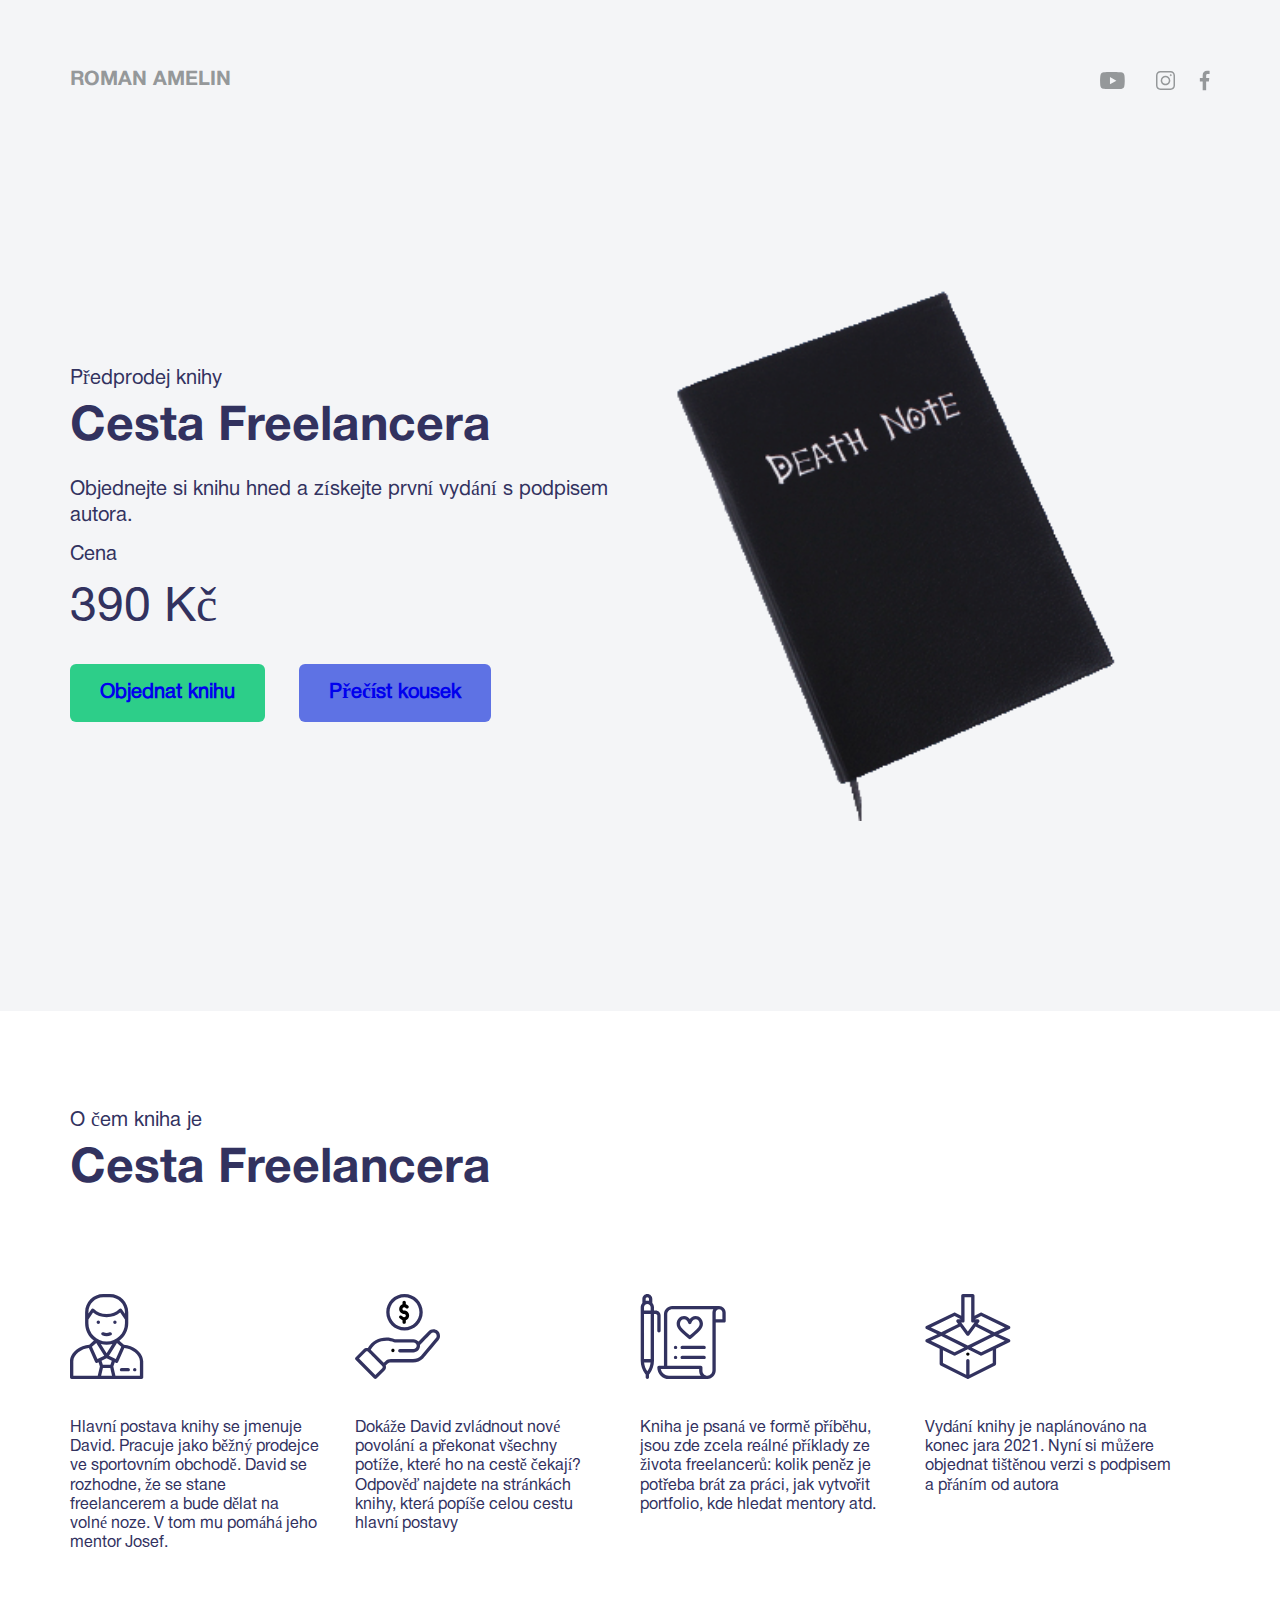
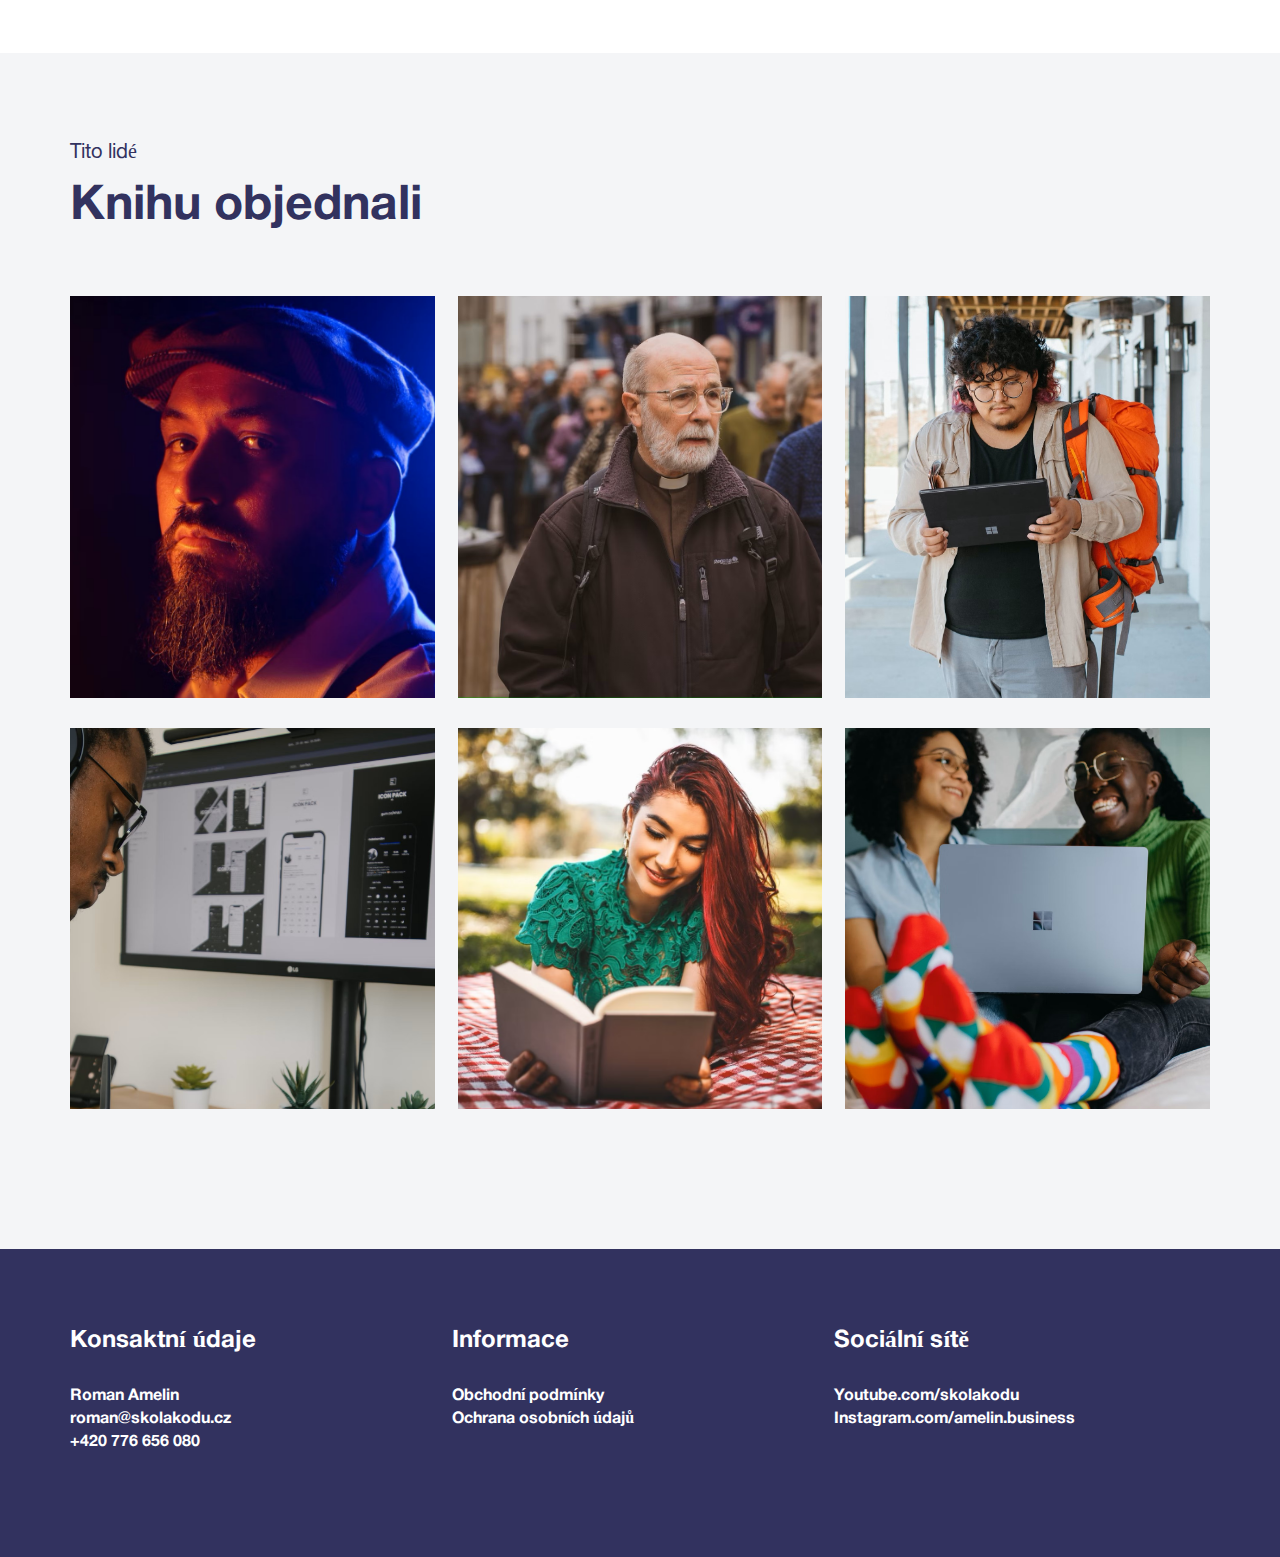
<file: Homework 1 - book/index.html>
<!DOCTYPE html>
<html lang="en">
<head>
    <meta charset="UTF-8">
    <meta http-equiv="X-UA-Compatible" content="IE=edge">
    <meta name="viewport" content="width=device-width, initial-scale=1.0">
    <title>Přeprodej Knihy Cesta Freelancera</title>
    <link rel="stylesheet" href="src/css/reset.css">
    <link rel="stylesheet" href="src/css/style.css">
</head>
<body>
    <!-- Hlavni blok  -->
    <header class="top-header">
        <div class="container">
            <div class="navbar">
                <span class="logo">Roman Amelin</span>
                <div class="socials">
                    <a href="http://www.youtube.com">
                        <img src="src/img/youtube.svg" alt="Youtube">
                    </a>
                    <a href="https://www.instagram.com/amelin.business">
                        <img src="src/img/instagram.svg" alt="Instagram">
                    </a>
                    <a href="http://www.facebook.com">
                        <img src="src/img/facebook.svg" alt="Facebook">
                    </a>
                </div>
            </div>
            <div class="main">
                <div class="main-text">
                    <span class="subtitle">Předprodej knihy</span>
                    <h1 class="title">Cesta Freelancera</h1>
                    <p class="desc">Objednejte si knihu hned a získejte první vydání s podpisem autora.</p>
                    <span class="price-tag">Cena</span>
                    <strong class="price">390 Kč</strong>
                    <div class="buttons">
                        <a href="#" class="btn green">Objednat knihu</a>
                        <a href="#" class="btn blue">Přečíst kousek</a>
                    </div>
                </div>
                <div class="main-image">
                    <img src="src/img/kniha.png" alt="Kniha">
                
                </div>

            </div>
        </div>
    </header>



    <!-- O knize -->
    <section class="about">
<div class="container">
    <span class="about-subheadline">O čem kniha je</span>
    <h2 class="about-headline">Cesta Freelancera</h2>
    <div class="about-wrap">
        <div class="about-item">
            <img src="src/img/1.svg" alt="Clovek">
            <span>Hlavní postava knihy se jmenuje David. Pracuje jako běžný prodejce ve sportovním obchodě. David se rozhodne, že se stane freelancerem a bude dělat na volné noze. V tom mu pomáhá jeho mentor Josef.</span>
        </div>
            <div class="about-item">
            <img src="src/img/2.svg" alt="Ruka">
            <span>Dokáže David zvládnout nové povolání a překonat všechny potíže, které ho na cestě čekají? Odpověď najdete na stránkách knihy, která popíše celou cestu hlavní postavy</span>
        </div>
            <div class="about-item">
            <img src="src/img/3.svg" alt="Papir">
            <span>Kniha je psaná ve formě příběhu, jsou zde zcela reálné příklady ze života freelancerů: kolik peněz je potřeba brát za práci, jak vytvořit portfolio, kde hledat mentory atd.</span>
        </div>
            <div class="about-item">
            <img src="src/img/4.svg" alt="Bedna">
            <span>Vydání knihy je naplánováno na konec jara 2021. Nyní si můžere objednat tištěnou verzi s podpisem a přáním od autora</span>
                                            
        </div>
</div>
</div>
    </section>




    <!-- Knihu si objednali -->
    <section class="people">
        <div class="container">
            <span class="people-subheadline">Tito lidé</span>
            <h2 class="people-headline">Knihu objednali</h2>
            <div class="people-foto">
                <div class="people-block"><img src="src/img/typek1.jpg" alt="typek1"></div>
                <div class="people-block"><img src="src/img/typek2.jpg" alt="typek2"></div>
                <div class="people-block"><img src="src/img/typek3.jpg" alt="typek3"></div>
                <div class="people-block"><img src="src/img/typek4.jpg" alt="typek4"></div>
                <div class="people-block"><img src="src/img/typka2.jpg" alt="typka2"></div>
                <div class="people-block"><img src="src/img/typky1.jpg" alt="typky1"></div>
            </div>
        </div>
    </section>




    <!-- Footer -->
    <footer class="footer">
      <div class="container">
            <div class="footer-wrap">
                <div class="footer-block">
                    <h3 class="footer-header">Konsaktní údaje</h3>
                    <p class="footer-name">Roman Amelin</p>
                    <a href="mailto:roman@skolakodu.cz" class="footer-link">roman@skolakodu.cz</a>
                    <a href="tel:+420776656080" class="footer-link">+420 776 656 080</a>
                </div>
                <div class="footer-block">
                <h3 class="footer-header">Informace</h3>
                <a href="#" class="footer-link">Obchodní podmínky</a>
                <a href="#" class="footer-link">Ochrana osobních údajů</a>
            </div>
            <div class="footer-block">
                <h3 class="footer-header">Sociální sítě</h3>
                <a href="#" class="footer-link">Youtube.com/skolakodu</a>
                <a href="https://www.instagram.com/amelin.business" class="footer-link">Instagram.com/amelin.business</a>
            </div>
            </div> 
      </div>
    </footer>

</body>
</html>
</file>
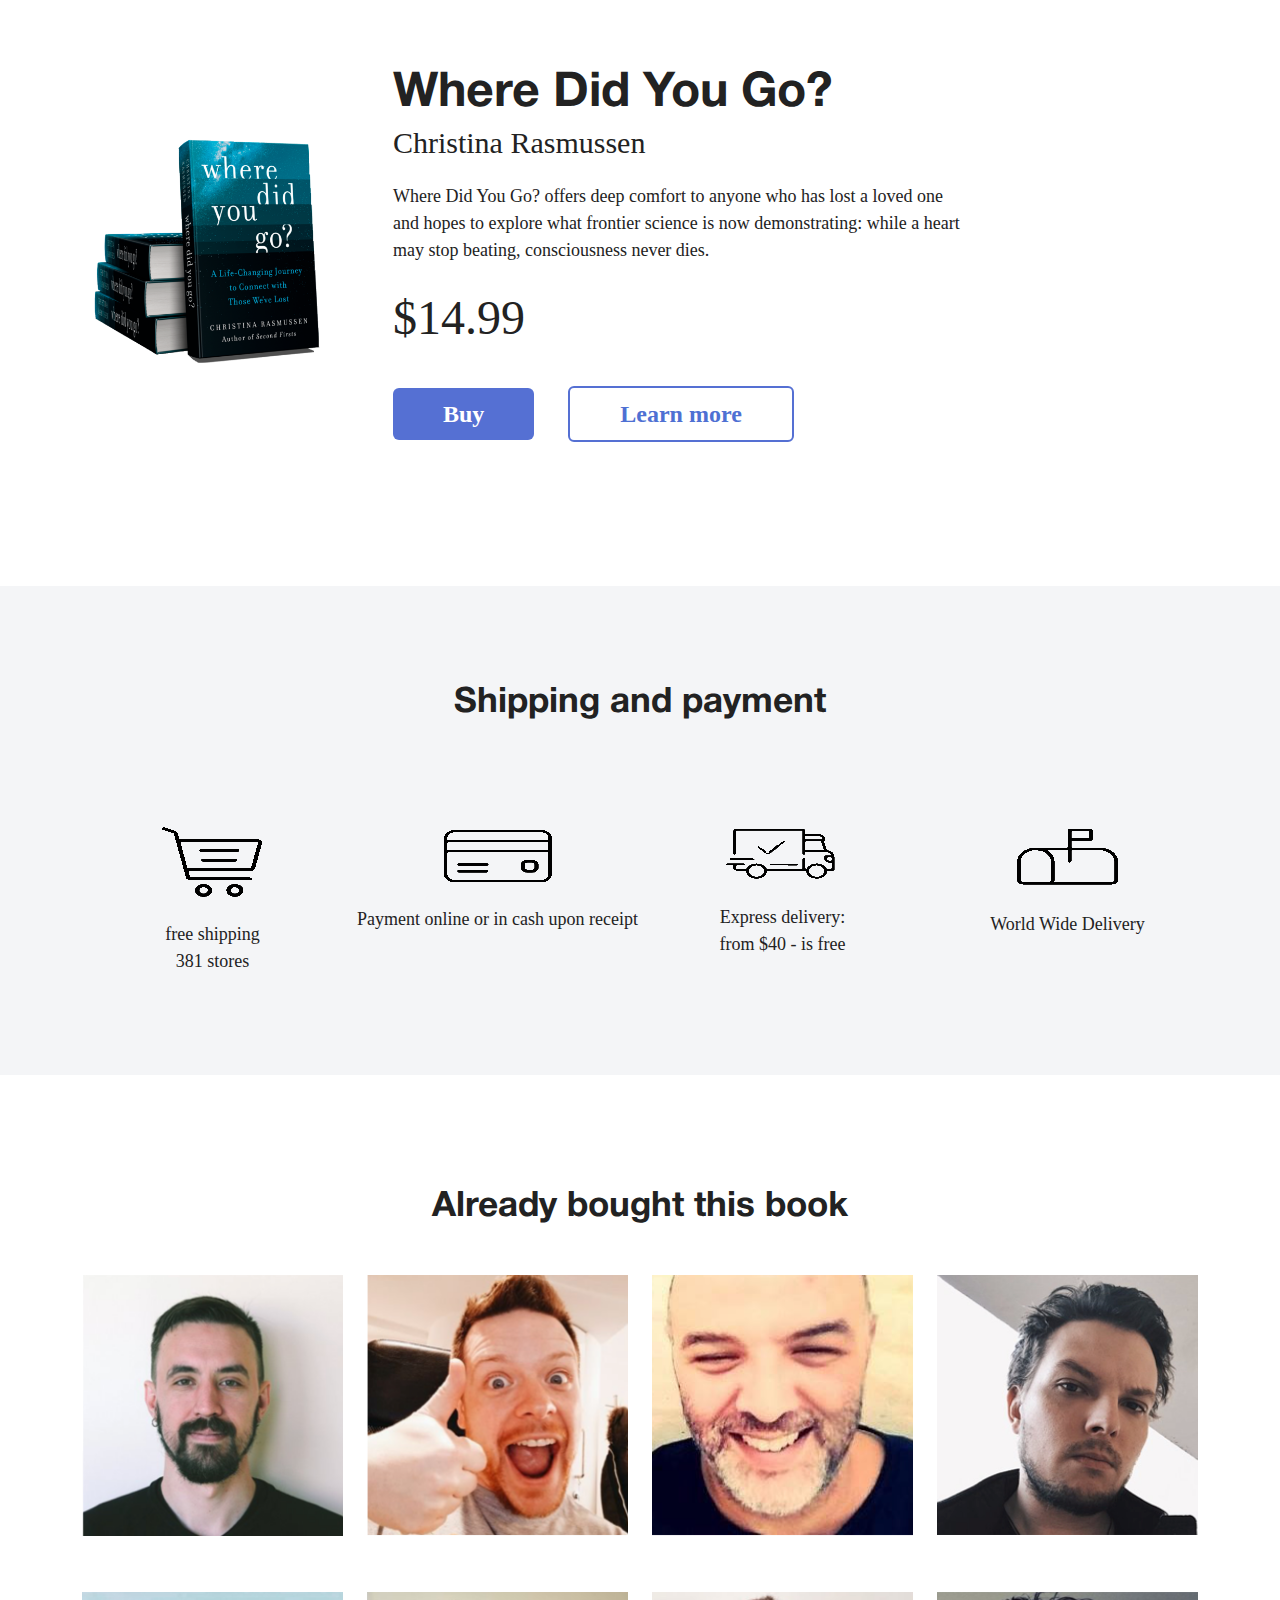
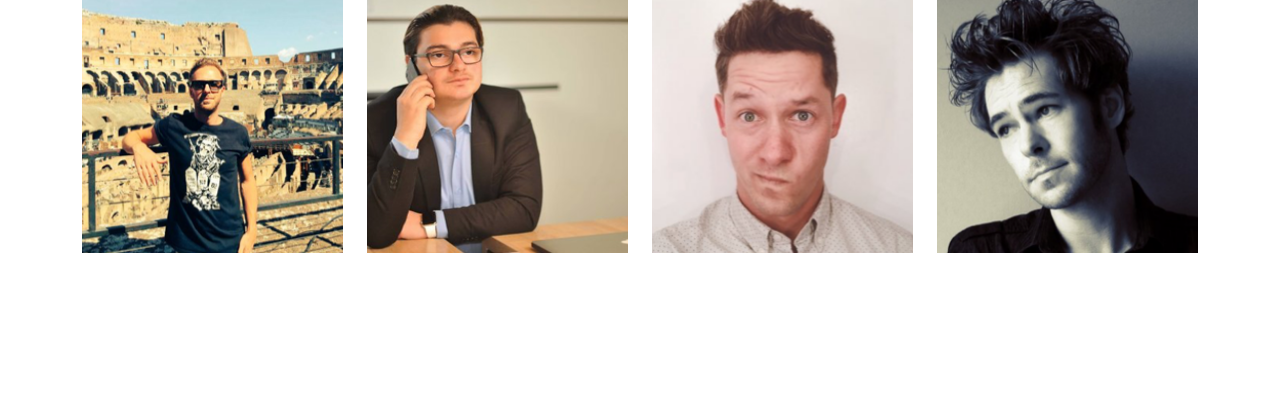
<file: Homework 2 - book/index.html>
<!DOCTYPE html>
<html lang="en">
<head>
    <meta charset="UTF-8">
    <meta http-equiv="X-UA-Compatible" content="IE=edge">
    <meta name="viewport" content="width=device-width, initial-scale=1.0">
    <title>Kniha Where did you go</title>
    <meta author="Daniel Kókay">
    <link rel="stylesheet" href="css/reset.css">
    <link rel="stylesheet" href="css/style.css">
</head>

<body>

    <!-- Hlavní blok -->
    <header class="top-main">
        <div class="container">
            <div class="main">
                <div class="book-image">
                    <img src="img/kniha.png" alt="Kniha">
                </div>
                <div class="main-text">
                    <h1 class="title">Where Did You Go?</h1>
                    <span class="name">Christina Rasmussen</span>
                    <p class="popis">
                    Where Did You Go? offers deep comfort to anyone who has lost a loved one and hopes to explore what frontier science is now demonstrating: while a heart may stop beating, consciousness never dies.
                    </p>
                    <strong class="price">
                     $14.99
                    </strong>
                    <div class="buttons">
                        <a href="#" class="btn blue">Buy</a>
                        <a href="#" class="btn white">Learn more</a>
                    </div>
                </div>
            </div>
        </div>

    </header>


    <!-- Platba a doprava -->
<section class="mid-main">
    <div class="container">
        <h1 class="doprava">Shipping and payment</h1>

        <div class="items-wrap">
        <div class="items">
            <img src="img/kosik.png" alt="kosik">
            <span>free shipping</span>
            <span>381 stores</span>
        </div>


        <div class="items">
            <img src="img/lredot card.png" alt="karta">
            <span>Payment online or in cash upon receipt</span>
        </div>


        <div class="items">
            <img src="img/express auto.png" alt="auto">
            <span>Express delivery:</span>
            <span>from $40 - is free</span>
        </div>


        <div class="items">
            <img src="img/mail_box.png" alt="schranka">
            <span>World Wide Delivery</span>
        </div>
    </div>
    </div>
</section>


    <!-- Knihu si koupili -->
    <section class="kdo-koupil">
        <div class="container">
            <h2 class="koupili">Already bought this book</h2>
            <div class="foto-wrack">
                <div class="foto-block"><img src="img/chlap_1.png" alt="typek_1"></div>
                <div class="foto-block"><img src="img/chlap_2.png" alt="typek_2"></div>
                <div class="foto-block"><img src="img/chlap_3.png" alt="typek_3"></div>
                <div class="foto-block"><img src="img/chlap_4.png" alt="typek_4"></div>
                <div class="foto-block"><img src="img/chlap_5.png" alt="typek_5"></div>
                <div class="foto-block"><img src="img/chlap_6.png" alt="typek_6"></div>
                <div class="foto-block"><img src="img/chlap_7.png" alt="typek_7"></div>
                <div class="foto-block"><img src="img/chlap_8.png" alt="typek_8"></div>
            </div>
        </div>
    </section>
    
</body>
</html>
</file>
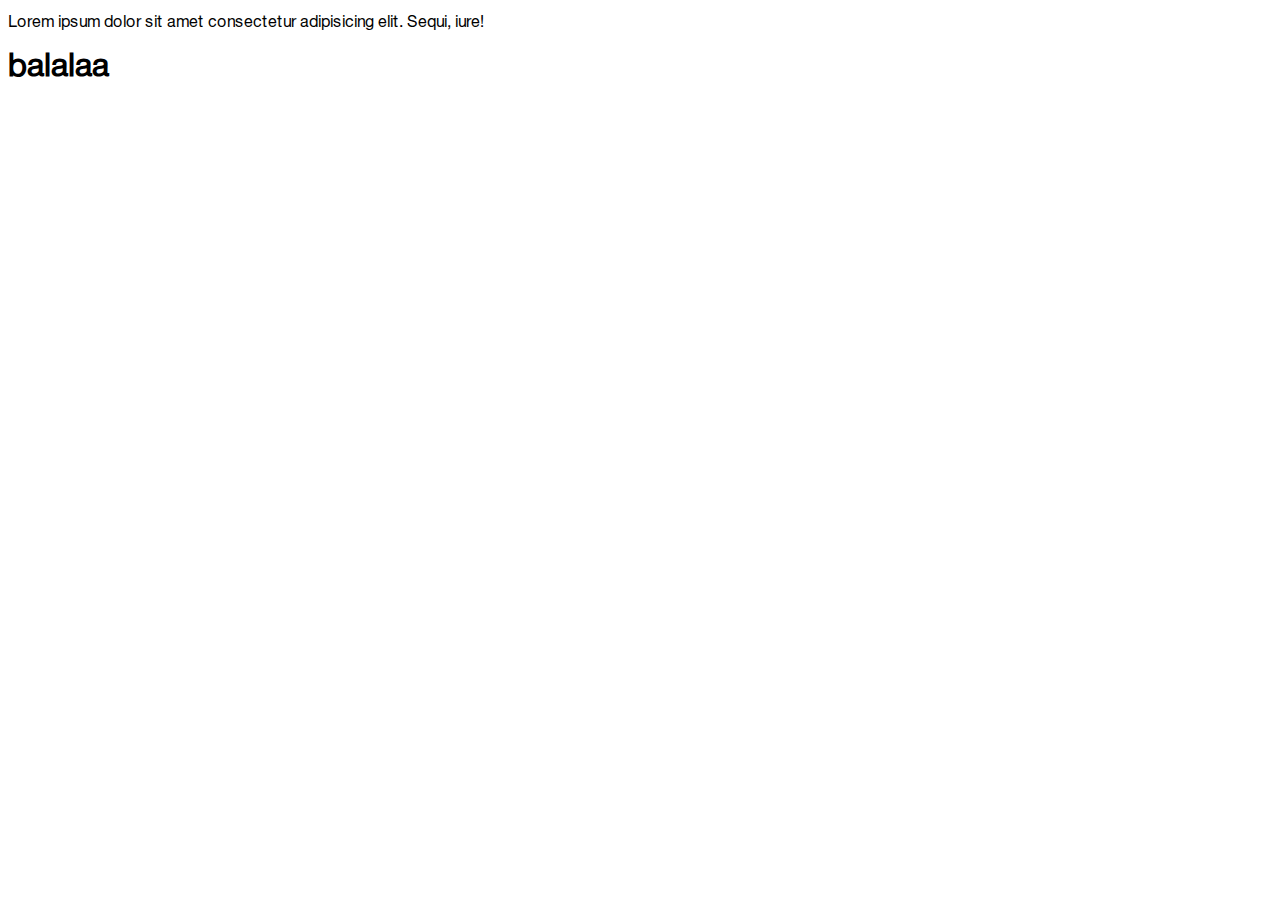
<file: Homework 3 - fonts/index.html>
<!DOCTYPE html>
<html lang="en">
<head>
    <meta charset="UTF-8">
    <meta http-equiv="X-UA-Compatible" content="IE=edge">
    <meta name="viewport" content="width=device-width, initial-scale=1.0">
    <link rel="stylesheet" href="css/style.css">
    <title>napojení fontu </title>
</head>
<body>
    <p class="text">Lorem ipsum dolor sit amet consectetur adipisicing elit. Sequi, iure!</p>
    <h1 class="nadpis">balalaa</h1>
</body>
</html>
</file>
<file: Homework 1 - book/src/css/style.css>
@font-face {
    font-family: 'HelveticaNormal';
    src: url('../fonts/HelveticaNormal.eot');
    src: local('0'), url('../fonts/HelveticaNormal.woff') format('woff'), 
        url('../fonts/HelveticaNormal.ttf') format('truetype'), 
        url('../fonts/HelveticaNormal.svg') format('svg');
    font-weight: normal;
    font-style: normal;
}


@font-face {
    font-family: 'HelveticaBold';
    src: url('../fonts/HelveticaBold.eot');
    src: local('0'), url('../fonts/HelveticaBold.woff') format('woff'), 
        url('../fonts/HelveticaBold.ttf') format('truetype'), 
        url('../fonts/HelveticaBold.svg') format('svg');
    font-weight: 700;
    font-style: normal;
}





* {
    box-sizing: border-box;
}
body {
    font-family: 'HelveticaNormal';
}

.container {
    max-width: 1140px;
    width: 96%;
    margin-left: auto;
    margin-right: auto;

}

.navbar {
    display: flex;
    justify-content: space-between;
    margin-bottom: 160px;
}

.logo {
    
font-family: 'HelveticaBold';
font-size: 20px;
color: #95989A;
font-weight: 700;
text-transform: uppercase;
}

.socials a{
    text-decoration: none;
    margin-left: 20px;
}

.top-header {
    padding-top: 70px;
    padding-bottom: 190px;
    background-color: #F4F5F7;
}

.main {
    display: flex;
    justify-content: space-between;
    align-items: center;
}

.main-text {
    width: 50%;
    color: #32325F;
}

.main-image {
    width: 50%;
}

.main-image img {
    width: 100%;
}

.subtitle {
    font-size: 20px;
    font-weight: 400;
    margin-bottom: 15px;
    display: block;
}

.title {
    font-family: 'HelveticaBold';
    font-size: 48px;
    font-weight: 700;
    margin-bottom: 25px;
}

.desc {
    font-size: 20px;
    font-weight: 400;
    margin-bottom: 16px;
    line-height: 26px;
}

.price-tag {
    font-size: 20px;
    font-weight: 400;
display: block;
margin-bottom: 20px;
}

.price {
    display: block;
    font-size: 48px;
    font-weight: 400;
    margin-bottom: 50px;
    }


    .btn {
        text-decoration: none;
        
        font-weight: 700;
        font-size: 20px;
        padding: 20px 30px;
        box-shadow: 0 3px 6px rgba(173, 173, 173, alpha);
        border-radius: 6px;
        margin-right: 30px;
    }

    .green {
     background-color: #2dce89;
    }

    .blue {
        background-color: #5e72e4;
    }

    .about {
        padding: 100px 0;
    }

    .about-subheadline{
        font-size: 20px;
        font-weight: 400;
        display: block;
        margin-bottom: 15px;
        color: #32325f;
    }

    .about-headline {
        font-family: 'HelveticaBold';
        font-size: 48px;
        font-weight: 700;
        margin-bottom: 100px;
        color: #32325f;

    }

    .about-item span {
        display: block;
        color: #32325f;
        font-size: 16px;
        font-weight: 400;
        margin-right: 35px;
        line-height: 1.2;

    }
    
    .about-wrap {
        display: flex;
    }

    .about-item {
        width: 25%;
    }

    .about-item img {
        margin-bottom: 40px;
        
    }

    .footer {
        background-color: #32325f;
        padding-top: 80px;
        padding-bottom: 100px;

    }
    .footer-wrap {
        display: flex;
        justify-content: space-between;
    }

    .footer-block {
        width: 33%;
     }

     .footer-name {
        font-family: 'HelveticaBold';
         color: #fff;
         font-size: 16px;
         font-weight: 700;
         margin-bottom: 7px;


     }

     .footer-header {
        font-family: 'HelveticaBold';
         font-size: 24px;
         font-weight: 700;
         color: #fff;
         margin-bottom: 35px;
         


     }


    .footer-link {
        font-family: 'HelveticaBold';
        text-decoration: none;
        color: #fff;
        display: block;
        font-size: 16px;
        font-weight: 700;
        margin-bottom: 7px;
         
    }

    .people {
        background-color: #F4F5F7;
        display:block;
        padding-top: 90px;
        padding-bottom: 110px;

       
}

    .people-foto img {
       margin-bottom: 36px;
       margin-right: 28px;
       width: 362px;
       height: 254px;
    }

    .people-headline {
    font-family: 'HelveticaBold';
       font-size: 48px; 
       font-weight: 700;
       margin-bottom: 65px;
       color: #32325F;

    }

    .people-subheadline {
        display: block;
        color: #32325F;
        font-size: 20px;
        font-weight: 400;
        margin-bottom: 20px;
        
        }

    .people-foto {
        display: flex; 
        flex-wrap: wrap;
        justify-content: space-between;
    }

    .people-block {
        width: 32%;
        margin-bottom: 30px;
    }

    .people-block img {
        width: 100%;
        object-fit: cover;
        height: 100%;
    }

    



@media (max-width: 1024px) {

    .buttons {
        display: flex;
        flex-direction: column;
        align-items: flex-start;
    }

    .btn {
        display:inline-block;
        max-width: 250px;
        text-align: center;
        width: 100%;
        margin-bottom: 15px;
    }

}

@media (max-width: 768px) {

    .main-image, .main-text {
        width: 100%;
    }
    .main-text {
        order: 1;
        margin-top: 20px;
    }

    .main-image {
        width: 250px;
        
    }

    .top-header{
        margin-bottom: 100px;
        padding: 80px 0 40px;
    }


    .main {
        flex-direction: column;
    }

    .navbar{
      margin-bottom: 100px;  
    }

    
    .price {
        margin-bottom: 30px;
    }

    .about-item {
        width: 50%;
        margin-bottom: 50px;
    }

    .about-wrap {
        flex-wrap: wrap;

    }

    .about {
        padding: 40px 0 40px;
        padding-top: 9px;
    }

    .people-block {
        width: 50%;
    }

    .footer-block{
        width: 50%;
        margin-bottom: 70px;
    }

    .footer-wrap{
        flex-wrap: wrap;
    }
}


@media (max-width: 580px) {

    .about-headline {
        margin-bottom: 50px;
    }

 .about-item {
     width: 100%;
 }
 .people-foto{
     margin-bottom: 30px;
 }
 .footer-block{
    width: 100%;
}

.footer {
    padding-bottom: 0;
}
}
</file>
<file: Homework 2 - book/css/style.css>
@font-face {
    font-family: 'HelveticaBold';
    src: url('../fonts/HelveticaBold.eot');
    src: local('0'), url('../fonts/HelveticaBold.woff') format('woff'), 
        url('../fonts/HelveticaBold.ttf') format('truetype'), 
        url('../fonts/HelveticaBold.svg') format('svg');
    font-weight: 700;
    font-style: normal;
}

* {
    box-sizing: border-box;
  }

body {
    font-family: 'HelveticaNormal';
}

.container {
    max-width: 1140px;
    width: 96%; 
    margin-left: auto;
    margin-right: auto;

}

.top-main {
    padding-top: 70px;
    padding-bottom: 160px;
   

}


.main {
    display: flex;
    justify-content: space-between;
    align-items: center;
}


.main {
    display: flex;
    }

.book-image img {
    width: 100%;
}

.book-image {
  width: 50%;
}

.title {
    font-family: 'HelveticaBold';
    font-size: 48px;
    width: 700;
    margin-bottom: 10px;
}

.name {
    font-size: 30px;
    display: block;
    
}

.popis {
    font-size: 18px;
    margin-top: 25px;
    margin-bottom: 30px;
    width: 70%;
    line-height: 1.5;
}

.price {
    
    font-size: 48px;
    width: 700;
    display: block;
    margin-bottom: 60px;
   }

.btn {
       text-decoration: none;
       font-size: 24px;
       font-weight: 700;
       padding: 13px 50px;
       box: 0 3px 6px rgb(85,112,211);
       border-radius: 6px;
       margin-right: 30px;
   }

.blue {
    background-color: rgb(85,112,211);
    color: white;
        
}

.white {
  background-color: white;
  color: rgb(78,112,211);
  border: 2px solid rgb(85,112,211);
  
}

.mid-main {
    background-color: #F4F5F7;
    padding-top: 100px;
    padding-bottom: 100px;
}

.doprava {
    font-size: 35px;
    font-family: 'HelveticaBold';
    width: 700;
    display: block;
    text-align: center;

}

.items span {
    display: block;
    font-size: 18px;
    width: 400;
    line-height: 1.5;
    text-align: center;
    
}

.items img {
    padding-bottom: 20px;
    display:block;
    margin: auto;
      
}

.items-wrap {
    display: flex;
    padding-top: 100px;
}

.items {
    width: 25%;
}

.kdo-koupil {
    display:block;
    padding-top: 90px;
    padding-bottom: 110px;
}


.koupili {
    font-size: 35px;
    font-family: 'HelveticaBold';
    width: 700;
    display: block;
    text-align: center;
    padding-bottom: 50px;
    padding-top: 25px;
}

.foto-block {
    display: block;
    margin: auto;
    padding-bottom: 20px;
    
}

.foto-block img {
    margin-bottom: 36px;
    
    width: 261px;
    height: 261px;
}

.foto-wrack {
    
    display: flex;
    flex-wrap: wrap;
    justify-content: space-between;
   


}
</file>
<file: Homework 3 - fonts/css/style.css>
@font-face {
    font-family: 'HelveticaNeueCyr';
    src: url('../fonts/HelveticaNeue/HelveticaNeueCyr-Roman.eot');
    src: local('HelveticaNeueCyr-Roman'),
        url('../fonts/HelveticaNeue/HelveticaNeueCyr-Roman.eot?#iefix') format('embedded-opentype'),
        url('../fonts/HelveticaNeue/HelveticaNeueCyr-Roman.woff2') format('woff2'),
        url('../fonts/HelveticaNeue/HelveticaNeueCyr-Roman.woff') format('woff'),
        url('../fonts/HelveticaNeue/HelveticaNeueCyr-Roman.ttf') format('truetype');
    font-weight: normal;
    font-style: normal;
    font-display: swap;
}

.text {
    font-family: 'HelveticaNeueCyr', sans-serif;
}

.nadpis {
    font-family: 'HelveticaNeueCyr', sans-serif;
}
</file>
